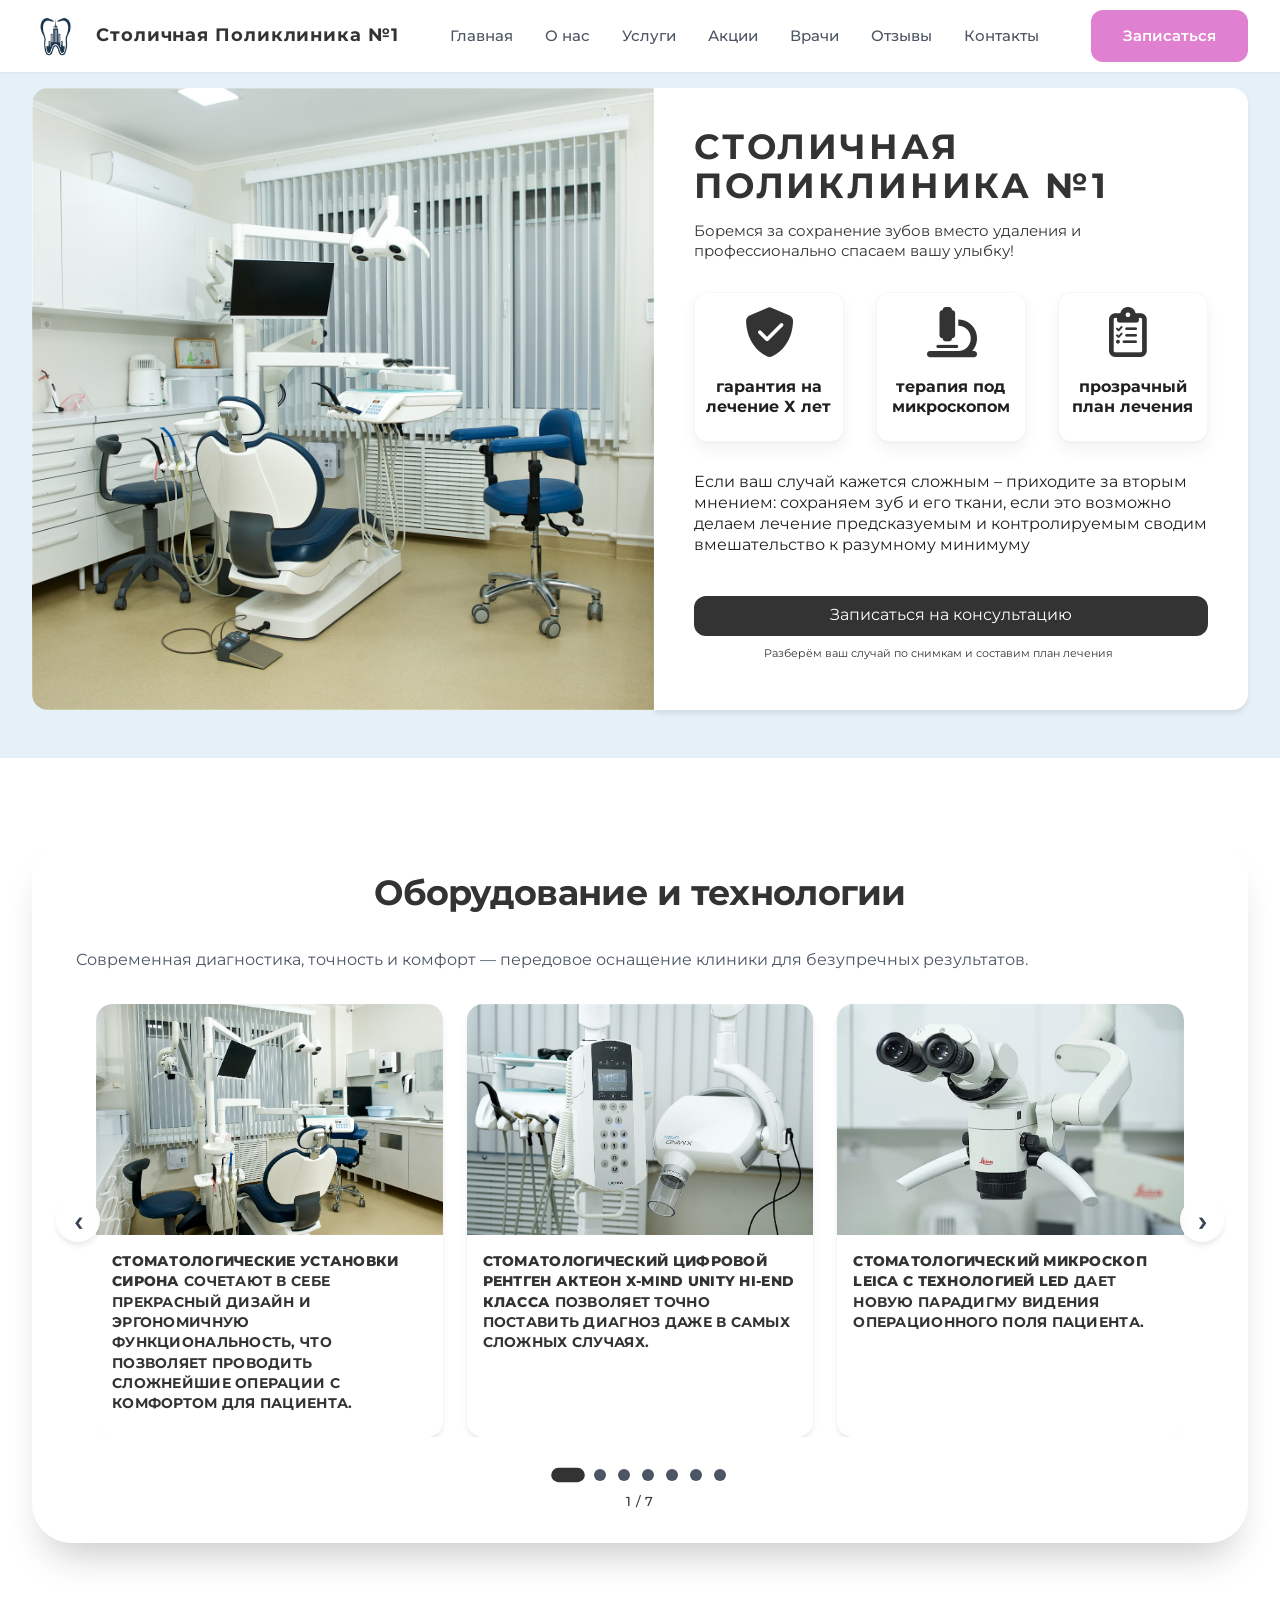
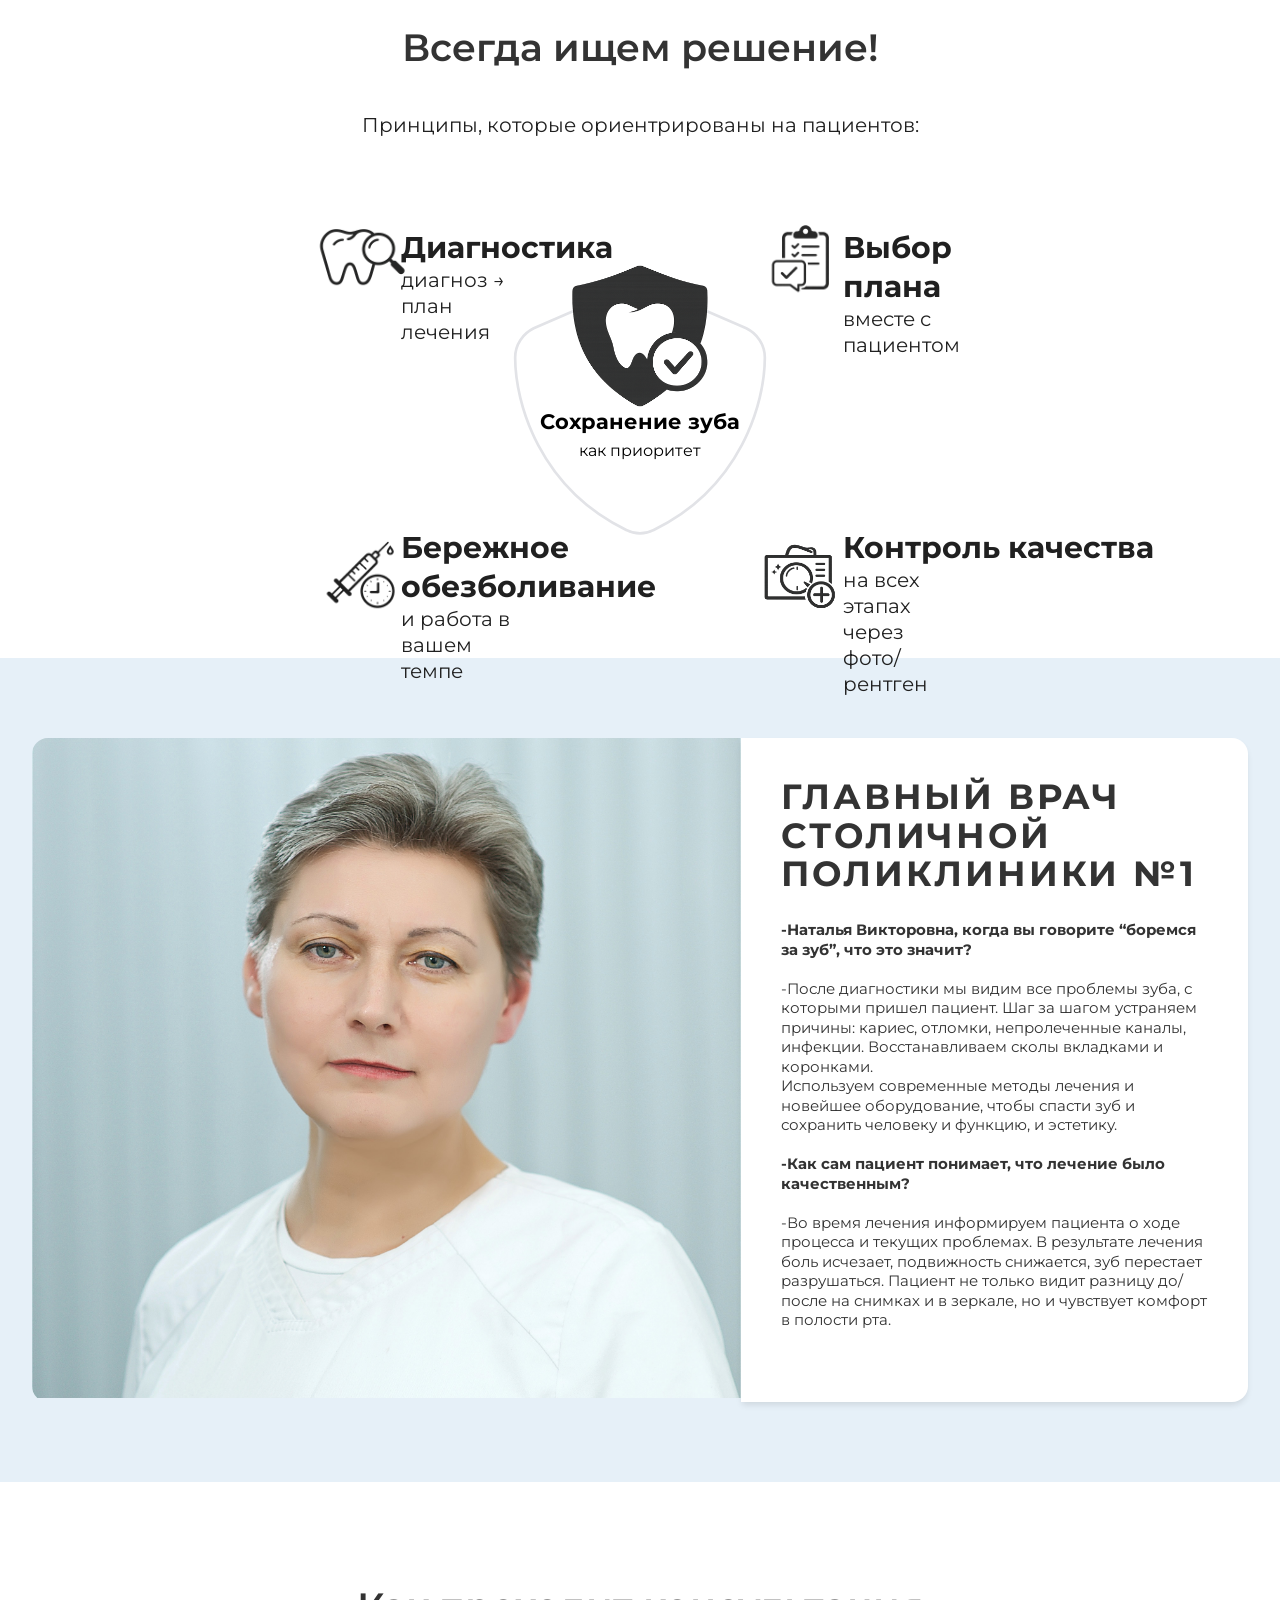
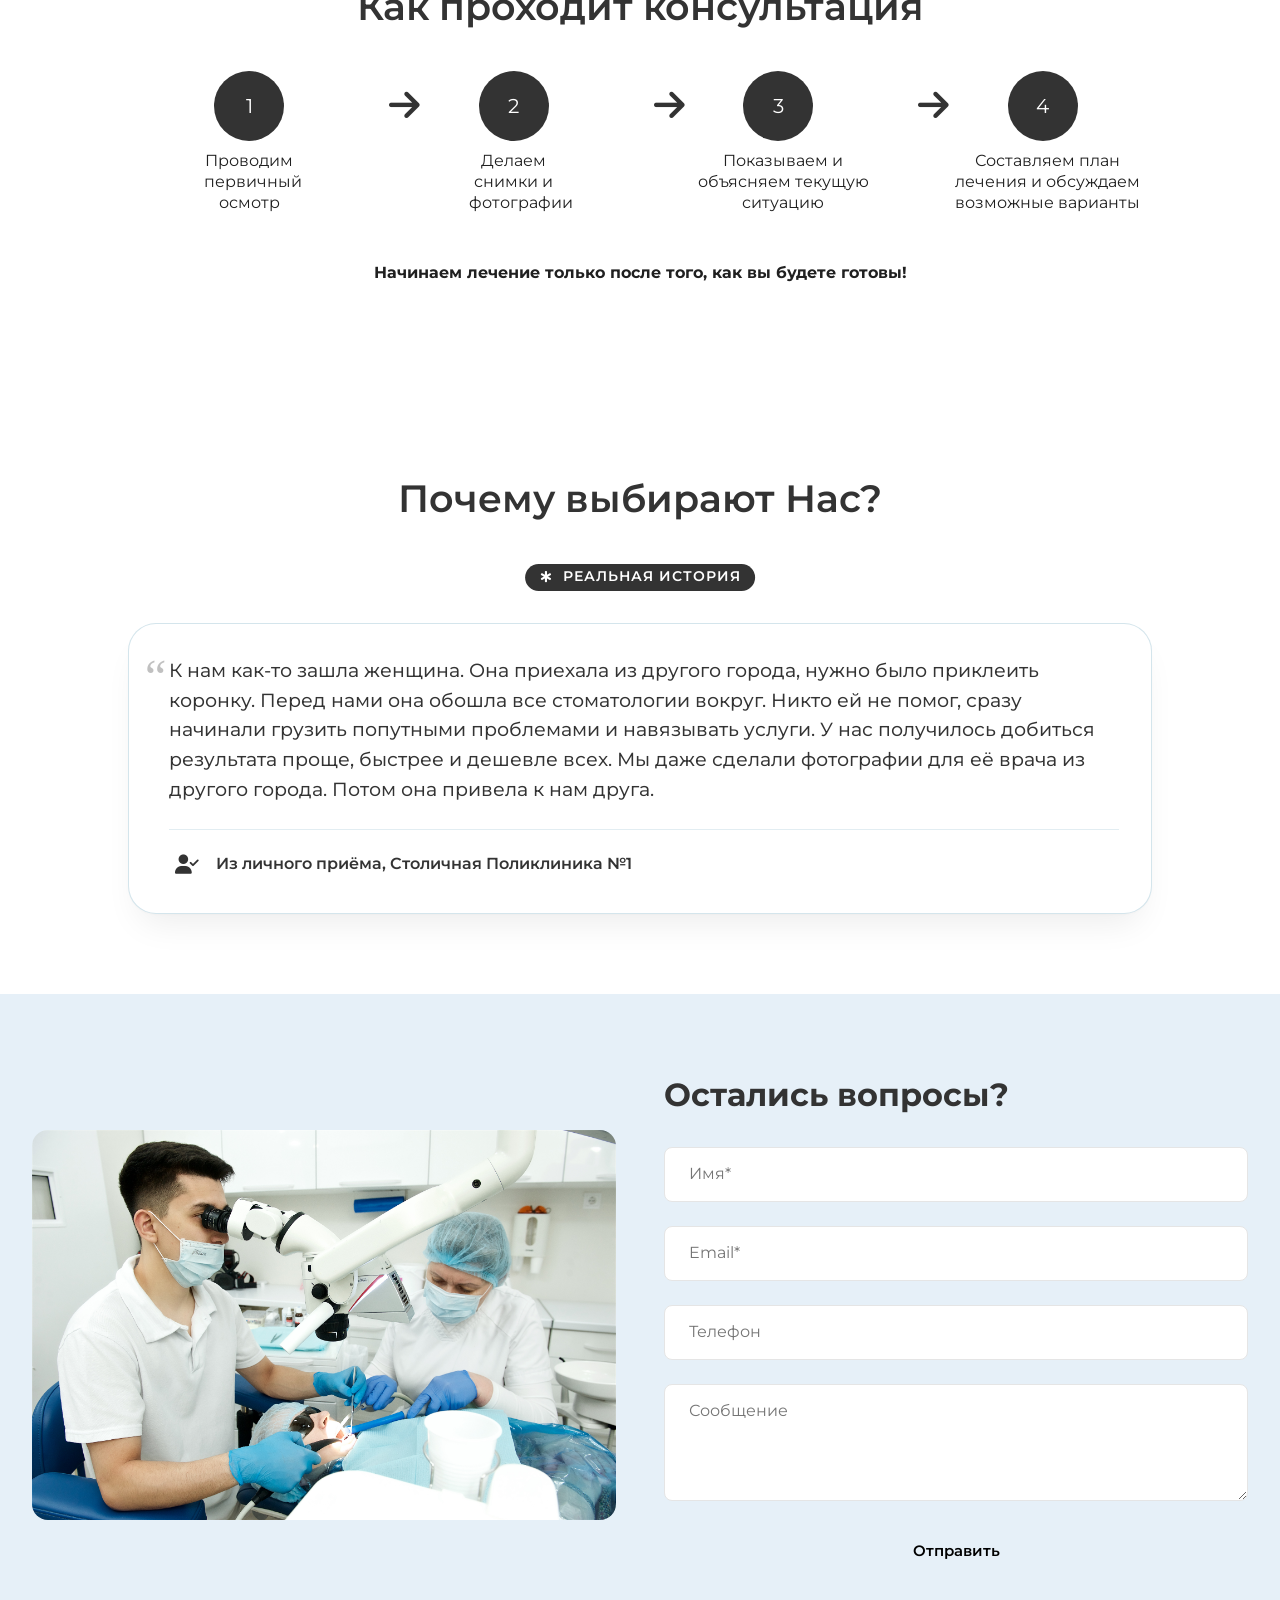
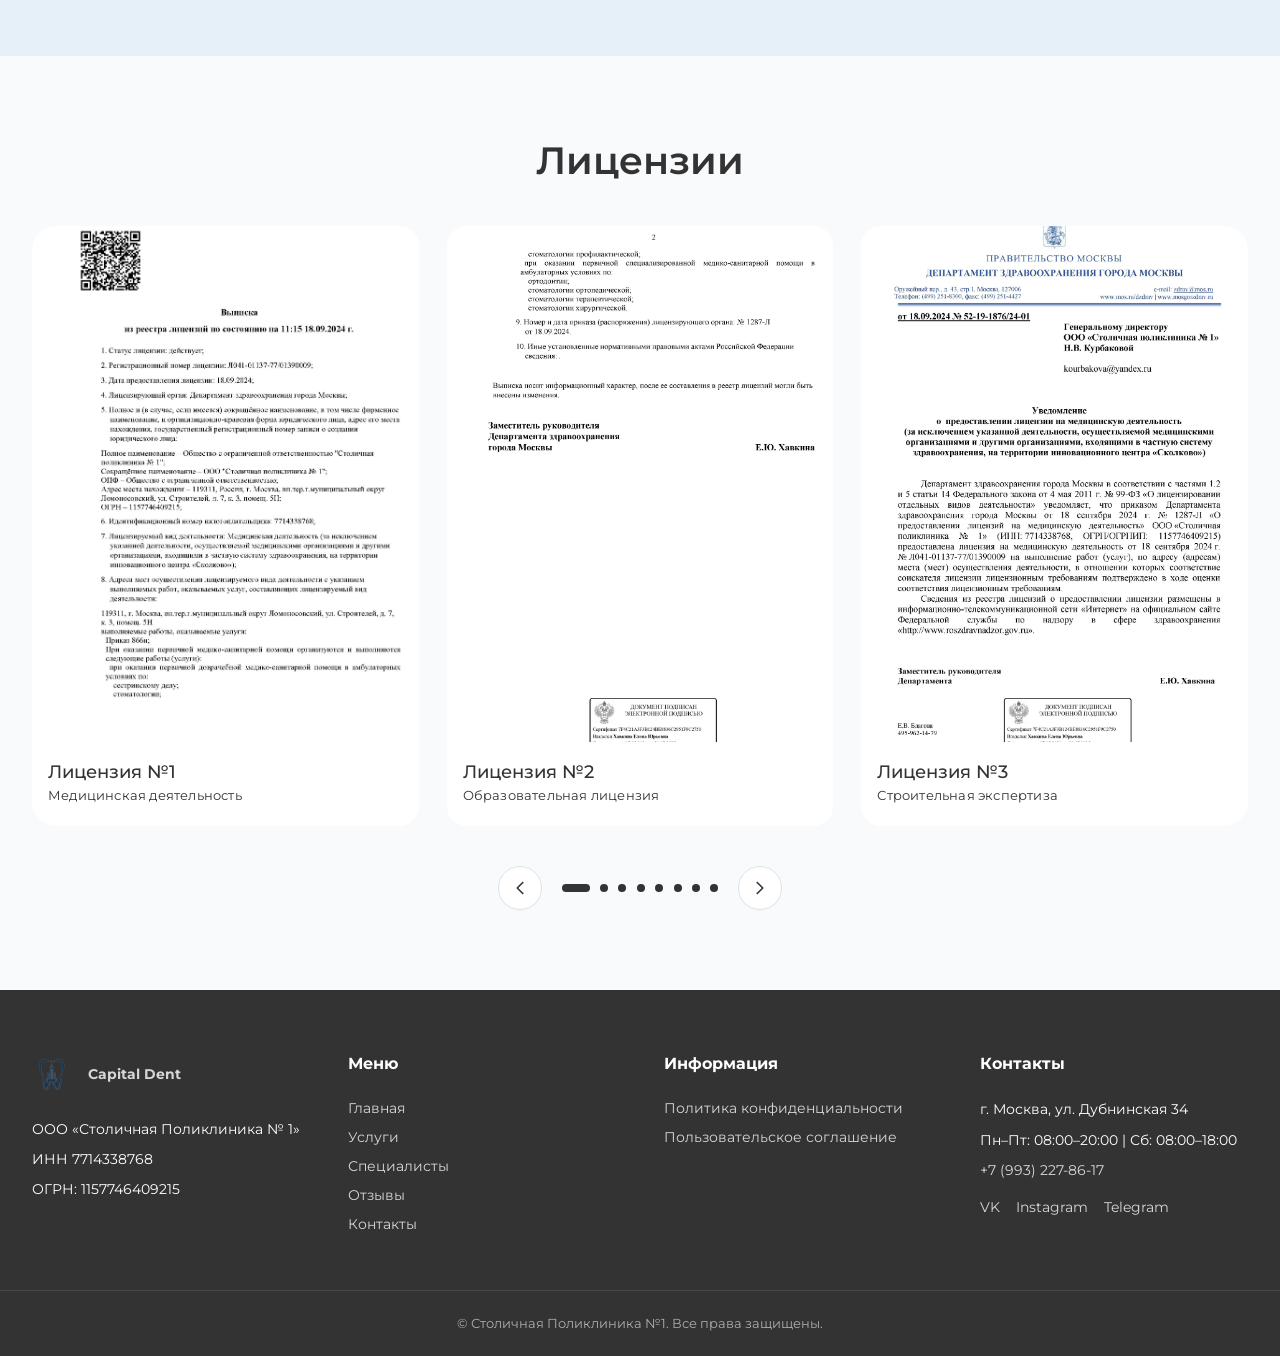
<file: about.html>
<!DOCTYPE html>
<html lang="en">

<head>
  <meta charset="UTF-8" />
  <meta name="viewport" content="width=device-width, initial-scale=1.0" />

  <link rel="shortcut icon" href="assets/images/Capital_Dent_logo.png" type="image/png" />
  <link rel="stylesheet" href="assets/css/libs/reset.css" />
  <link rel="preconnect" href="https://fonts.googleapis.com">
  <link rel="preconnect" href="https://fonts.gstatic.com" crossorigin>
  <link href="https://fonts.googleapis.com/css2?family=Montserrat:ital,wght@0,100..900;1,100..900&display=swap"
    rel="stylesheet">
  <link rel="stylesheet" href="assets/css/libs/swiper-bundle.min.css" />
  <link rel="stylesheet" href="assets/css/main.css" />
  <link rel="stylesheet" href="https://cdnjs.cloudflare.com/ajax/libs/font-awesome/6.5.1/css/all.min.css">
  <script src="https://www.google.com/recaptcha/api.js" async defer></script>
  <script src="https://code.jquery.com/jquery-3.6.0.min.js"></script>
  <title>Столичная Поликлиника №1 - О нас</title>
</head>

<main class="main">
<body>
  <!-- Header: фиксированный, бургер на мобильных -->
  <header class="header" id="header">
    <div class="container header__container">
      <a href="index.html" class="header__logo" aria-label="Capital Dent — на главную">
        <img src="img/Capital_Dent_logo.png" alt="Capital Dent" width="48" height="48">
        <div class="header__logo-text">
          <span class="header__logo-title">Столичная Поликлиника №1</span>
        </div>
      </a>
      <nav class="header__nav" aria-label="Основное меню">
	      <a href="index.html">Главная</a>
        <a href="#">О нас</a>
        <a href="index.html#services">Услуги</a>
        <a href="index.html#promo-3">Акции</a>
        <a href="index.html#specialists">Врачи</a>
        <a href="index.html#reviews">Отзывы</a>
        <a href="index.html#contacts">Контакты</a>   
      </nav>
      <button type="button" class="header__cta btn btn--primary" data-open-modal="booking" aria-label="Записаться на приём">
        Записаться
      </button>
      <button type="button" class="header__burger" id="burgerBtn" aria-label="Открыть меню" aria-expanded="false">
        <span></span><span></span><span></span>
      </button>
    </div>
    <div class="header__mobile" id="mobileMenu" aria-hidden="true">
      <nav class="header__mobile-nav">
        <a href="#about">О нас</a>
        <a href="#services">Услуги</a>
        <a href="#specialists">Врачи</a>
        <a href="#reviews">Отзывы</a>
        <a href="#contacts">Контакты</a>
      </nav>
      <button type="button" class="header__cta btn btn--primary" data-open-modal="booking">Записаться</button>
    </div>
  </header>
<!-- 
  <main class="main"> -->

<div class="page page-about">
      <!-- Hero как в макете: слева фото, справа белый блок с текстом -->
<section class="hero" id="hero">
  <div class="container hero__inner">
    <div class="hero__image">
      <img src="img/hero-slide1.jpg" alt="Современная стоматология">
    </div>
    <div class="hero__panel">
      <h1 class="about-hero__title">
        Столичная Поликлиника №1
      </h1>
      <p class="hero__text">
        Боремся за сохранение зубов вместо удаления и профессионально спасаем вашу улыбку!
      </p>
      <div class="matryce">
        <div class="matryc">
          <i class="fa-solid fa-shield" style="color: rgb(51, 51, 51);" id="matryc-icon">
            <i class="fa-solid fa-check" style="color: rgb(255, 255, 255);" id="matryc-i-1"></i>
          </i>
          <strong><p>гарантия на лечение Х лет</p></strong>
        </div>
        <div class="matryc">
          <i class="fa-solid fa-microscope" style="color: #333333;" id="matryc-icon"></i>
          <strong><p>терапия под микроскопом</p></strong>
        </div>
        <div class="matryc">
          <i class="fa-regular fa-clipboard" style="color: rgb(51, 51, 51);" id="matryc-icon">
            <i class="fa-solid fa-list-check" style="color: rgb(51, 51, 51);" id="matryc-i-2"></i>
          </i>
          <strong><p>прозрачный план лечения</p></strong>
        </div>
      </div>
        <p class="hero_text">
          Если ваш случай кажется сложным – приходите за вторым мнением:
          сохраняем зуб и его ткани, если это возможно
          делаем лечение предсказуемым и контролируемым
          сводим вмешательство к разумному минимуму
        </p>
      <button type="button" class="button__cta btn--primary" data-open-modal="booking">Записаться на консультацию</button>
      <p class="short-text">
        Разберём ваш случай по снимкам и составим план лечения
      </p>
    </div>
  </div>
</section>
  <section class="equipment py">
    <div class="container">
        <div class="equipment__inner">
            <h2 class="equipment__title">Оборудование и технологии</h2>
            <p class="equipment__text">Современная диагностика, точность и комфорт — передовое оснащение клиники для безупречных результатов.</p>

            <!-- Слайдер (карусель) -->
            <div class="slider-wrapper">
                <button class="slider-arrow arrow-left" aria-label="Предыдущий слайд">‹</button>
                <div class="slider-container">
                    <div class="slider-track" id="sliderTrack">
                        <article class="gallery_card">
                            <img class="gallery__pic pic" src="assets/images/A00_3618.jpg">
                            <h3 class="gallery_text"><strong>Стоматологические установки Сирона</strong> сочетают в себе прекрасный дизайн и эргономичную функциональность, что позволяет проводить сложнейшие операции с комфортом для пациента.</h3>
                        </article>

                        <article class="gallery_card">
                            <img class="gallery__pic pic" src="assets/images/рентген.jpg">
                            <h3 class="gallery_text"><strong>Стоматологический цифровой рентген Актеон X-mind Unity Hi-End класса</strong> позволяет точно поставить диагноз даже в самых сложных случаях.</h3>
                        </article>

                        <article class="gallery_card">
                            <img class="gallery__pic pic" src="assets/images/equipment-4.jpg">
                            <h3 class="gallery_text"><strong>Стоматологический микроскоп Leica с технологией LED</strong> дает новую парадигму видения операционного поля пациента.</h3>
                        </article>

                        <article class="gallery_card">
                            <img class="gallery__pic pic" src="assets/images/equipment-3.jpg">
                            <h3 class="gallery_text"><strong>Цифровой сканер Primescane Sirona</strong> помогает легко и быстро передавать изображения с максимальным комфортом для пациентов.</h3>
                        </article>

                        <article class="gallery_card">
                            <img class="gallery__pic pic" src="assets/images/equipment-1.jpg">
                            <h3 class="gallery_text"><strong>Новейший автоклав Еuronda E9 Next</strong> обеспечивает максимальную надежность и эффективность процессов стерилизации, гарантирует полную безопасность стоматологического лечения.</h3>
                        </article>

                        <article class="gallery_card">
                            <img class="gallery__pic pic" src="assets/images/equipment-2.jpg">
                            <h3 class="gallery_text"><strong>Зеркальный фотоаппарат Canon</strong> позволяет в мельчайших деталях передать цвет и форму зубов.</h3>
                        </article>

                        <article class="gallery_card">
                            <img class="gallery__pic pic" src="assets/images/A00_3783.jpg">
                            <h3 class="gallery_text"><strong>Высокоскоростной интраоральный сканер Medit I-700</strong> повышает мобильность, скорость и удобство лечения пациентов.</h3>
                        </article>

                        <article class="gallery_card">
                            <img class="gallery__pic pic" src="assets/images/equipment-6.jpg">
                            <h3 class="gallery_text"><strong>Система имплантатов DS PrimeTaper (Dentsply Sirona) Astra</strong> в сочетании с опытом наших специалистов обеспечивает потрясающие результаты в приживаемости и долгосрочной эксплуатации.</h3>
                        </article>

                        <article class="gallery_card">
                            <img class="gallery__pic pic" src="assets/images/A00_7023.jpg">
                            <h3 class="gallery_text"><strong>Профессиональная лампа для отбеливания Flash White Smile GmbH</strong> позволяет бережно осветлить зубы на 7-8 оттенков, не повреждая эмаль.</h3>
                        </article>

                    </div>
                </div>
                <button class="slider-arrow arrow-right" aria-label="Следующий слайд">›</button>
            </div>

            <!-- Пагинация (точки) -->
            <div class="slider-dots" id="sliderDots"></div>
            <div class="slider-counter" id="sliderCounter"></div>
        </div>
    </div>
</section>

  <section class="plan">
    <div class="container">
        <div class="plan__inner">
          <h2 class="plan__title">Всегда ищем решение!</h2>
          <p class="plan_under_title">Принципы, которые ориентрированы на пациентов:</p>
          <div class="shield">
            <div class="shield-img">
              <img src="assets/images/tooth-icon.png">
            </div>
            <svg width="300" height="300" viewBox="0 0 640 640" fill="none" xmlns="http://www.w3.org/2000/svg" class="shield-border">
            <path
              d="M320 90
                C330 90 350 95 370 105
                L520 170
                C540 180 555 200 555 225
                C555 310 510 470 345 550
                C330 558 310 558 295 550
                C130 470 85 310 85 225
                C85 200 100 180 120 170
                L270 105
                C290 95 310 90 320 90
                Z"
              stroke="#e2e3e7"
              stroke-width="5"
              fill="none"
              stroke-linejoin="round"
            />
            <!-- ТЕКСТ ВНУТРИ ЩИТА -->
            <text x="320" y="360" font-weight="bold" text-anchor="middle" fill="#000" class="shield-1-text">
              Сохранение зуба
            </text>

            <text x="320" y="410" text-anchor="middle" fill="#000" class="shield-2-text">
              как приоритет
            </text>
            </svg>
          </div>
          <div class="block-container">
            <div class="blocks">
              <div class="block" id="block-1">
                <img src="assets/images/иконка диагностики.png" alt="Иконка диагностики">
                <p><strong>Диагностика</strong></p>
                <p>диагноз → план лечения</p>
              </div>
              <div class="block" id="block-2">
                <img src="assets/images/Иконка_выбора_плана.png" alt="Иконка выбора плана">
                <p><strong>Выбор плана</strong></p>
                <p>вместе с пациентом</p>
              </div>
              <div class="block" id="block-3">
                <img src="assets/images/иконка шприца.png" alt="Иконка бережного обезболивания">
                <p><strong>Бережное обезболивание</strong></p>
                <p>и работа в вашем темпе</p>
              </div>
              <div class="block" id="block-4">
                <img src="assets/images/quality-control-icon.png" alt="Иконка контроля качества">
                <p><strong>Контроль качества</strong></p>
                <p>на всех этапах через фото/рентген</p>
              </div>
            </div>
          </div>
        </div>
    </div>
  </section>

  <section class="natalia py bg-light" id="natalia py bg-light">
    <div class="container hero__inner">
      <div class="hero__image">
        <img src="assets/images/Наталья Викторовна.jpg" alt="Современная стоматология">
      </div>
      <div class="hero__panel">
        <h1 class="about-hero__title">
          Главный врач Столичной Поликлиники №1
        </h1>
        <p class="natalia__text">
          <strong>-Наталья Викторовна, когда вы говорите “боремся за зуб”, что это значит?</strong><br><br>
          -После диагностики мы видим все проблемы зуба, с которыми пришел пациент.
          Шаг за шагом устраняем причины: кариес, отломки, непролеченные каналы, инфекции.
          Восстанавливаем сколы вкладками и коронками.<br>
          Используем современные методы лечения и новейшее оборудование, чтобы спасти зуб и сохранить человеку и функцию, и эстетику.<br><br>
          <strong>-Как сам пациент понимает, что лечение было качественным?</strong><br><br>
          -Во время лечения информируем пациента о  ходе процесса и текущих проблемах. 
          В результате лечения боль исчезает, подвижность снижается, зуб перестает разрушаться.
          Пациент не только видит разницу до/после на снимках и в зеркале, но и чувствует комфорт в полости рта.
        </p>
    </div>
  </section>

  <section class="stages py">
    <div class="container">
      <h2 class="stages__title">Как проходит консультация</h2>
      <div class="circles">
        <div class="circle-block" id="circle-block-1">
          <div class="circle">1</div>
          <p>Проводим первичный осмотр</p>
          <i class="fa-solid fa-arrow-right" style="color: rgb(51, 51, 51);" id="circle-arrow"></i>
        </div>
        <div class="circle-block" id="circle-block-2">
          <div class="circle">2</div>
          <p>Делаем снимки  и фотографии</p>
          <i class="fa-solid fa-arrow-right" style="color: rgb(51, 51, 51);" id="circle-arrow"></i>
        </div>
        <div class="circle-block" id="circle-block-3">
          <div class="circle">3</div>
          <p>Показываем и объясняем текущую ситуацию</p>
          <i class="fa-solid fa-arrow-right" style="color: rgb(51, 51, 51);" id="circle-arrow"></i>
        </div>
        <div class="circle-block" id="circle-block-4">
          <div class="circle">4</div>
          <p>Составляем план лечения и обсуждаем возможные варианты</p>
        </div>
      </div>
      <p class="stage-last-text"><strong>Начинаем лечение только после того, как вы будете готовы!</strong></p>
    </div>
  </section>

    <section class="story py">
      <h2>Почему выбирают Нас?</h2>
      <span class="section-tag"><i class="fas fa-star-of-life" style="font-size: 0.7rem; margin-right: 6px;"></i> Реальная история</span>
      <div class="testimonial-card">
          <blockquote>
              <p>
                  К нам как-то зашла женщина. Она приехала из другого города, нужно было приклеить коронку. 
                  Перед нами она обошла все стоматологии вокруг. Никто ей не помог, сразу начинали грузить 
                  попутными проблемами и навязывать услуги. У нас получилось добиться результата проще, быстрее 
                  и дешевле всех. Мы даже сделали фотографии для её врача из другого города. 
                  Потом она привела к нам друга.
              </p>
              <cite>
                  <i class="fas fa-user-check"></i> 
                  Из личного приёма, Столичная Поликлиника №1
              </cite>
          </blockquote>
      </div>
  </section>

  <!-- <section class="everyday-life py bg-light">
    <div class="container">
      <div class="everyday-life__inner">
        <h2 class="everyday-life__title">Наши будни</h2>
        <div class="everyday-life__gallery gallery">
          <div class="gallery__pic pic">
            <img class="gallery__img cover" src="assets/images/everyday-life-1.jpg" alt="">
          </div>
          <div class="gallery__pic pic">
            <img class="gallery__img cover" src="assets/images/everyday-life-2.jpg" alt="">
          </div>
          <div class="gallery__pic pic">
            <img class="gallery__img cover" src="assets/images/everyday-life-3.jpg" alt="">
          </div>
          <div class="gallery__pic pic">
            <img class="gallery__img cover" src="assets/images/everyday-life-4.jpg" alt="">
          </div>
          <div class="gallery__pic pic">
            <img class="gallery__img cover" src="assets/images/everyday-life-5.jpg" alt="">
          </div>
          <div class="gallery__pic pic">
            <img class="gallery__img cover" src="assets/images/everyday-life-6.jpg" alt="">
          </div>
        </div>
      </div>
    </div>
  </section> -->
    <!-- Форма обратной связи -->
  <section class="section feedback" id="feedback">
    <div class="container feedback__inner">
      <div class="feedback__image">
        <img src="img/feedback.jpg" alt="Администратор клиники">
      </div>
      <div class="feedback__form-wrap">
        <h2 class="section__title">Остались вопросы?</h2>
        <form class="form form--feedback" id="feedbackForm" method="post" action="#" novalidate>
          <input type="text" name="name" placeholder="Имя*" required autocomplete="name">
          <input type="email" name="email" placeholder="Email*" required autocomplete="email">
          <input type="tel" name="phone" placeholder="Телефон" autocomplete="tel">
          <textarea name="message" placeholder="Сообщение" rows="4"></textarea>
          <input type="text" name="website" class="form__hp" tabindex="-1" autocomplete="off" aria-hidden="true">
          <button type="submit" class="btn btn--success btn--lg">Отправить</button>
        </form>
        <div class="feedback__success" id="feedbackSuccess" hidden>
          <p>✅ Спасибо! Ваше сообщение отправлено. Мы свяжемся с вами в ближайшее время.</p>
        </div>
      </div>
    </div>
  </section>

  <section class="licenses py">
    <div class="container">
        <h2 class="licenses__title">Лицензии</h2>

        <!-- Слайдер: вся логика встроена, структура не нарушена -->
        <div class="slider-container-2">
            <div class="slider-track-2" id="sliderTrack-2">
                <!-- Карточки-заглушки будут добавлены через JS -->
            </div>
        </div>

        <div class="slider-nav-2">
            <div class="slider-btn-2" id="prevBtn-2">
                <svg viewBox="0 0 24 24" stroke-linecap="round" stroke-linejoin="round">
                    <polyline points="15 18 9 12 15 6"></polyline>
                </svg>
            </div>
            <div class="dots-2" id="dotsContainer-2"></div>
            <div class="slider-btn-2" id="nextBtn-2">
                <svg viewBox="0 0 24 24" stroke-linecap="round" stroke-linejoin="round">
                    <polyline points="9 18 15 12 9 6"></polyline>
                </svg>
            </div>
        </div>
    </div>
  </section>

  <!-- Модальное окно (превью при клике) -->
  <div id="modalOverlay-2" class="modal-overlay-2">
      <div class="modal-content-2" id="modalContent-2">
          <div class="modal-img-2" id="modalImgContainer-2">
              <!-- сюда динамически вставим увеличенную заглушку -->
          </div>
          <div class="modal-info-2">
              <h3 id="modalTitle-2"></h3>
              <p id="modalDesc-2"></p>
              <button class="close-modal-2" id="closeModalBtn-2">Закрыть</button>
          </div>
      </div>
  </div>

</main>

  <!-- Footer -->
  <footer class="footer">
    <div class="container footer__container">
      <div class="footer__col footer__col--logo">
        <a href="#" class="footer__logo">
          <img src="img/Capital_Dent_logo.png" alt="" width="40" height="40">
          <span>Capital Dent</span>
        </a>
        <div class="footer__company">
          <p>ООО «Столичная Поликлиника № 1»</p>
          <p>ИНН 7714338768</p>
          <p>ОГРН: 1157746409215</p>
        </div>
      </div>
      <div class="footer__col">
        <h3 class="footer__heading">Меню</h3>
        <ul>
          <li><a href="#hero">Главная</a></li>
          <li><a href="#services">Услуги</a></li>
          <li><a href="#specialists">Специалисты</a></li>
          <li><a href="#reviews">Отзывы</a></li>
          <li><a href="#contacts">Контакты</a></li>
        </ul>
      </div>
      <div class="footer__col">
        <h3 class="footer__heading">Информация</h3>
        <ul>
          <li><a href="#">Политика конфиденциальности</a></li>
          <li><a href="#">Пользовательское соглашение</a></li>
        </ul>
      </div>
      <div class="footer__col footer__col--contacts">
        <h3 class="footer__heading">Контакты</h3>
        <p>г. Москва, ул. Дубнинская 34</p>
        <p>Пн–Пт: 08:00–20:00 | Сб: 08:00–18:00</p>
        <p><a href="tel:+79932278617">+7 (993) 227-86-17</a></p>
        <div class="footer__social">
          <a href="#" aria-label="ВКонтакте">VK</a>
          <a href="#" aria-label="Instagram">Instagram</a>
          <a href="#" aria-label="Telegram">Telegram</a>
        </div>
      </div>
    </div>
    <div class="footer__bottom">
      <div class="container">
        <p class="footer__copy">© Столичная Поликлиника №1. Все права защищены.</p>
      </div>
    </div>
  </footer>

<div class="modal-overlay"></div>

<div class="modal modal-callback" id="modal-callback">
  <button class="modal__button-close">
    <img class="modal__button-close-icon" src="assets/images/x.svg" alt="">
  </button>
  <h2 class="modal__title">Оставить заявку</h2>
  <form class="modal-callback__form modal__form form" data-type="Заявка с сайта">
    <div class="form__fields">
      <div class="field">
        <input class="field__inp" type="text" name="name" placeholder="Имя*" required>
      </div>
      <div class="field">
        <input class="field__inp" type="email" name="email" placeholder="*Email*" required>
      </div>
      <div class="field">
        <input class="field__inp" type="text" name="phone" placeholder="*Телефон*" required>
      </div>
      <div class="field">
        <textarea class="field__txt" name="message" placeholder="Сообщение"></textarea>
      </div>
    </div>
    <div class="g-recaptcha" data-sitekey="ВАШ_КЛЮЧ_САЙТА"></div>
    <button class="form__btn btn" type="submit">Отправить</button>
  </form>
</div>

<div class="modal modal-review" id="modal-review">
  <button class="modal__button-close">
    <img class="modal__button-close-icon" src="assets/images/x.svg" alt="">
  </button>
  <h2 class="modal__title">Оставить заявку</h2>
  <form class="modal-review__form modal__form form" data-type="Отзыв">
    <div class="form__fields">
      <div class="field">
        <input class="field__inp" type="text" name="name" placeholder="Имя*" required>
      </div>
      <div class="field">
        <input class="field__inp" type="email" name="email" placeholder="*Email*" required>
      </div>
      <div class="field">
        <input class="field__inp" type="text" name="phone" placeholder="*Телефон*" required>
      </div>
      <div class="field">
        <textarea class="field__txt" name="message" placeholder="Отзыв"></textarea>
      </div>
    </div>
    <button class="form__btn btn" type="submit">Отправить</button>
  </form>
</div>

<div class="modal modal-complete" id="modal-complete">
  <img class="modal-complete__icon" src="assets/images/check.svg" alt="">
  <h3 class="modal-complete__title">Спасибо за заявку, скоро мы с вами свяжемся!</h3>
</div>

<div id='recaptcha' class="g-recaptcha" data-sitekey="6LeuYYgsAAAAAIqIWVikz-lgQGxyjFBUNHPX4lCR" data-callback="onSubmit"
  data-size="invisible"></div>



<script src="assets/js/libs/swiper-bundle.min.js"></script>
<script src="assets/js/main.js"></script>
</body>
</html>
</file>
<file: assets/css/main.css>
:root {
  --c-primary: #1b354c;
  --c-blue-50: #f0f7fb;
  --c-blue-300: #4393ee;
  --c-blue-400: #2b84eb;
  --c-blue-900: #022b51;
  --c-white: #fff;
  --c-black: #202020;
  --c-text: #7e7e7e;
  --radius: 24px;
  --transition: .2s;
  --color-white: #fff;
  --color-gray-50: #fafafa;
  --color-gray-100: #f5f5f5;
  --color-gray-200: #e5e5e5;
  --color-gray-300: #d1d5db;
  --color-gray-400: #9ca3af;
  --color-gray-500: #6b7280;
  --color-gray-600: #6b7280;
  --color-gray-700: #4b5563;
  --color-gray-800: #374151;
  --color-gray-900: #333333;
  /* Кнопки «Записаться» — розово-фиолетовый, без градиента */
  --color-primary: #E080D0;
  --color-primary-hover: #d06bc4;
  --color-success: #2e7d32;
  --color-blue-light: #E6F0F8;
  --color-blue-light-dark: #c8dce8;
  --color-blue-medium: #7dd3fc;
  --color-star: #FFD700;
  /* Акции: метка «АКЦИЯ» */
  --color-promo-green: #98D4BC;
  /* Отзывы: заголовок и кнопка «Оставить отзыв» */
  --color-reviews-title: #3F729B;
  --color-reviews-cta: #A8D0E6;
  --color-reviews-cta-hover: #8fc0dc;
  /* Мессенджеры в контактах */
  --color-telegram: #0088cc;
  --color-whatsapp: #25D366;

  --space-1: 8px;
  --space-2: 16px;
  --space-3: 24px;
  --space-4: 32px;
  --space-5: 40px;
  --space-6: 48px;
  --space-8: 64px;
  --space-10: 80px;

  --radius-sm: 8px;
  --radius-md: 12px;
  --radius-lg: 16px;
  --radius-full: 9999px;

  --shadow-sm: 0 1px 2px rgba(0, 0, 0, 0.05);
  --shadow-md: 0 4px 6px -1px rgba(0, 0, 0, 0.1);
  --shadow-lg: 0 10px 15px -3px rgba(0, 0, 0, 0.1);

  --font: 'Montserrat', -apple-system, BlinkMacSystemFont, 'Segoe UI', sans-serif;
  --transition: 0.2s ease;

  --card-shadow: 0 8px 20px rgba(0, 0, 0, 0.05), 0 2px 4px rgba(0, 0, 0, 0.02);
  --hover-shadow: 0 20px 30px -12px rgba(0, 0, 0, 0.15);
  --border-light: 1px solid rgba(0, 0, 0, 0.05);
  --bg-card: #ffffff;
  --accent-dark: #2c3e50;
  --overlay-bg: rgba(0, 0, 0, 0.85);
}

body {
  display: flex;
  flex-direction: column;
  min-height: 100vh;
  font-family: "Montserrat", sans-serif;
  color: var(--c-black);
}

main {
  flex-grow: 1;
}

section {
  overflow: hidden;
}

section.mb {
  margin-bottom: 100px;
}

section.py {
  padding: 80px 0;
}
/* 
.container {
  max-width: 1160px;
  padding: 0 24px;
  margin: 0 auto;
} */

.bg-light {
  background: var(--c-blue-50);
}

h1 {
  font-size: 34px;
  line-height: 1.1;
  text-transform: uppercase;
  color: var(--c-blue-900);
}

h2 {
  margin-bottom: 40px;
  text-align: center;
  font-size: 2.375rem;
  font-weight: 600;
  color: var(--color-gray-900);
}

.pic {
  overflow: hidden;
  position: relative;
}

.cover {
  position: absolute;
  top: 0;
  left: 0;
  width: 100%;
  height: 100%;
  object-fit: cover;
}

.btn {
  display: inline-flex;
  align-items: center;
  justify-content: center;
  gap: var(--space-1);
  padding: var(--space-2) var(--space-4);
  font-family: var(--font);
  font-size: 0.9375rem;
  font-weight: 600;
  border: none;
  border-radius: var(--radius-md);
  cursor: pointer;
  transition: background-color var(--transition), transform 0.1s;
  text-decoration: none;
}
  
.btn:hover {
  text-decoration: none;
}

.btn--primary {
  background: var(--color-primary);
  color: var(--color-white);
}

.btn--primary:hover {
  background: var(--color-primary-hover);
}

.services-grid {
  display: grid;
  grid-template-columns: repeat(4, 1fr);
  gap: 28px;
  width: 100%;
}

.service-card {
  overflow: hidden;
  display: flex;
  flex-direction: column;
  border-radius: 10px;
}

.service-card__pic {
  padding-top: 84.3%;
}



.service-card__content {
  flex-grow: 1;
  padding: 10px 15px;
  background: #dde1e4;
}

.service-card__title {
  font-size: 0.875rem;
  font-weight: 500;
  text-align: center;
  text-transform: uppercase;
}

.swiper-nav {
  display: flex;
  justify-content: center;
  align-items: center;
}

.swiper-nav-v1 {
  gap: 30px;
}

.swiper-nav-v2 {
  gap: 16px;
  margin-top: 40px;
}

.swiper-button {
  all: unset;
}

.swiper-nav-v1 .swiper-button {
  position: absolute;
  z-index: 100;
  top: 50%;
  translate: 0 -50%;
}

.swiper-button {
  cursor: pointer;
  display: flex;
  align-items: center;
  justify-content: center;
  min-width: 48px;
  width: 48px;
  height: 48px;
  border-radius: 50%;
  background: var(--c-white);
  box-shadow: 0 0 14px rgba(0, 0, 0, 0.1);
  transition: var(--transition);
}

.swiper-nav .swiper-button-disabled {
  opacity: 1;
}

.swiper-button::after {
  font-size: 20px;
  font-weight: 700;
  color: var(--c-blue-400);
}

.swiper-button.swiper-button-prev {
  left: -80px;
}

.swiper-button.swiper-button-next {
  right: -80px;
}

.swiper-nav-v2 .swiper-button {
  background: var(--c-blue-400);
}

.swiper-nav-v2 .swiper-button::after {
  color: var(--c-white);
}

.swiper-nav-v2 .swiper-button:hover {
  background: var(--c-blue-300);
}

.slider {
  position: relative;
  width: 100%;
}

.specialists-slider .swiper,
.reviews-slider .swiper {
  padding: 24px;
  margin-top: -24px;
  margin-left: -24px;
  margin-right: -24px;
}

.specialist-card {
  overflow: hidden;
  display: flex;
  flex-direction: column;
  border-radius: var(--radius);
  box-shadow: 0 0 16px rgba(0, 0, 0, 0.08);
  text-align: center;
}

.specialist-card__pic {
  padding-top: 100%;
}



.specialist-card__content {
  display: flex;
  flex-direction: column;
  align-items: center;
  flex-grow: 1;
  padding: 20px 15px;
  background: var(--c-white);
}

.specialist-card__title {
  margin-bottom: 10px;
  font-size: 1.25rem;
  font-weight: 600;
}

.specialist-card__text {
  margin-bottom: 15px;
  font-size: 1rem;
  color: var(--c-text);
}

.specialist-card__labels {
  display: flex;
  justify-content: center;
  flex-wrap: wrap;
  gap: 6px;
  margin-bottom: 20px;
}

.label {
  width: max-content;
  padding: 6px 12px;
  border-radius: 30px;
  background: #f0e9e4;
  font-size: 0.875rem;
  color: #00000077;
}

.label:nth-child(2n) {
  background: #e3f1fb;
}

.specialist-card__btn {
  width: 100%;
  margin-top: auto;
}

.review-card {
  display: flex;
  flex-direction: column;
  gap: 20px;
  padding: 30px;
  border-radius: 16px;
  border: 1px solid #e2e2e2;
  box-shadow: 0 0 16px rgba(0, 0, 0, 0.08);
  color: var(--c-text);
}

.review-card__content {
  position: relative;
}

.review-card__text {
  display: -webkit-box;
  -webkit-line-clamp: 4;
  -webkit-box-orient: vertical;
  overflow: hidden;
}

.review-card__text.active {
  -webkit-box-orient: unset;
  overflow: unset;
}

.review-card__more {
  position: absolute;
  bottom: 0;
  right: 0;
  display: none;
  margin-top: 6px;
  margin-left: auto;
  padding-left: 60px;
  background: linear-gradient(90deg, rgba(255, 255, 255, 0) 0%, rgba(255, 255, 255, 1) 42%);
  transition: color var(--transition);
  color: var(--c-text);
}

.review-card__more.active {
  position: relative;
  padding-left: 0;
}

.review-card__content.collapsed .review-card__more {
  display: block;
}

.review-card__more:hover {
  color: var(--c-black);
}

.review-card__bottom {
  display: flex;
  align-items: center;
  justify-content: space-between;
  gap: 15px;
}



.review-card__rate {
  display: flex;
  align-items: center;
  gap: 8px;
}

.review-card__date {
  font-weight: 500;
  color: #ffc107;
}



.stars {
  display: flex;
  gap: 2px;
}

.stars__item {
  min-width: 14px;
  width: 14px;
  height: 14px;
}

.stars__item.grayscale {
  filter: grayscale(1);
}

.side-overlay {
  pointer-events: none;
  position: absolute;
  z-index: 10;
  top: 0;
  width: 30%;
  height: 100%;
  background: var(--c-white);
  opacity: .8;
}

.left {
  left: 0;
  background: linear-gradient(270deg, rgba(255, 255, 255, 0) 0%, rgba(255, 255, 255, 1) 100%);
}

.right {
  right: 0;
  background: linear-gradient(90deg, rgba(255, 255, 255, 0) 0%, rgba(255, 255, 255, 1) 100%);
}

.form {
  width: 100%;
}

.form__fields {
  display: flex;
  flex-direction: column;
  gap: 15px;
  width: 100%;
}



.field__inp {
  width: 100%;
  height: 44px;
  padding: 0 16px;
  transition: var(--transition);
  border-radius: 8px;
  border: 1px solid #9e9e9e;
  background: var(--c-white);
}

.field__inp:focus {
  border-color: var(--c-blue-400);
}

.field__inp::placeholder {
  color: var(--c-text);
  opacity: .6;
}

.field__txt {
  width: 100%;
  height: 150px;
  padding: 14px 16px;
  margin-top: 16px;
  transition: var(--transition);
  border-radius: 8px;
  border: 1px solid #9e9e9e;
  background: var(--c-white);
  resize: none;
}

.field__txt:focus {
  border-color: var(--c-blue-400);
}

.field__txt::placeholder {
  color: var(--c-text);
  opacity: .6;
}

.field__label {
  margin-bottom: 10px;
  color: var(--c-text);
}

.form__btn {
  width: 100%;
  margin-top: 16px;
}

.socials {
  display: flex;
  gap: 10px;
}



.social-link__icon {
  width: 30px;
  height: 30px;
  fill: var(--c-blue-900);
  transition: var(--transition);
}

.social-link:hover .social-link__icon {
  fill: var(--c-blue-400);
}

  .container {
    width: 100%;
    max-width: 1500px;
    margin: 0 auto;
    padding: 0 var(--space-3);
  }
  
  @media (min-width: 768px) {
    .container {
      padding: 0 var(--space-4);
    }
  }
  
  /* ----- Header ----- */
  .header {
    position: fixed;
    top: 0;
    left: 0;
    right: 0;
    z-index: 1000;
    background: var(--color-white);
    box-shadow: var(--shadow-sm);
  }
  
  .header__container {
    display: flex;
    align-items: center;
    justify-content: space-between;
    gap: var(--space-3);
    min-height: 72px;
  }
  
  .header__logo {
    display: flex;
    align-items: center;
    gap: var(--space-2);
    text-decoration: none;
  }
  
  .header__logo:hover {
    text-decoration: none;
  }
  
  .header__logo img {
    width: 48px;
    height: 48px;
  }
  
  .header__logo-title {
    font-size: 1.125rem;
    font-weight: 700;
    color: var(--color-gray-900);
    letter-spacing: 0.05em;
  }
  
  .header__nav {
    display: none;
    gap: var(--space-4);
  }
  
  .header__nav a {
    font-size: 0.9375rem;
    font-weight: 500;
    color: var(--color-gray-700);
  }
  
  .header__nav a:hover {
    color: var(--color-primary);
    text-decoration: none;
  }
  
  .header__cta {
    display: none;
  }
  
  .header__burger {
    display: flex;
    flex-direction: column;
    justify-content: center;
    gap: 5px;
    width: 44px;
    height: 44px;
    padding: 0;
    border: none;
    background: transparent;
    cursor: pointer;
  }
  
  .header__burger span {
    display: block;
    width: 24px;
    height: 2px;
    background: var(--color-gray-800);
    transition: var(--transition);
  }
  
  .header__burger[aria-expanded="true"] span:nth-child(1) {
    transform: translateY(7px) rotate(45deg);
  }
  
  .header__burger[aria-expanded="true"] span:nth-child(2) {
    opacity: 0;
  }
  
  .header__burger[aria-expanded="true"] span:nth-child(3) {
    transform: translateY(-7px) rotate(-45deg);
  }
  
  .header__mobile {
    position: fixed;
    top: 72px;
    left: 0;
    right: 0;
    bottom: 0;
    background: var(--color-white);
    padding: var(--space-6);
    display: flex;
    flex-direction: column;
    gap: var(--space-4);
    transform: translateX(100%);
    transition: transform 0.3s ease;
    overflow-y: auto;
    z-index: 999;
  }
  
  .header__mobile.is-open {
    transform: translateX(0);
  }
  
  .header__mobile-nav {
    display: flex;
    flex-direction: column;
    gap: var(--space-2);
  }
  
  .header__mobile-nav a {
    font-size: 1.125rem;
    font-weight: 500;
    padding: var(--space-2) 0;
  }
  
  @media (min-width: 1024px) {
    .header__nav {
      display: flex;
    }
  
    .header__cta {
      display: inline-flex;
    }
  
    .header__burger {
      display: none;
    }
  
    .header__mobile {
      display: none;
    }
  }

  .section {
    padding: var(--space-8) 0;
  }
  
  .section__title {
    margin: 0 0 var(--space-6);
    font-size: clamp(1.5rem, 4vw, 2rem);
    font-weight: 700;
    text-align: center;
  }
  
  @media (min-width: 768px) {
    .section {
      padding: var(--space-10) 0;
    }
  }
  
  /* ----- Hero как в макете: слева фото, справа белый блок ----- */
.hero {
  padding-top: 88px;
  padding-bottom: var(--space-6);
  background: var(--color-blue-light);
}

.hero__inner {
  display: grid;
  gap: 0;
  align-items: stretch;
  min-height: 380px;
  grid-template-columns: 1.4fr 1fr;
}
  
.hero__image {
  border-radius: var(--radius-lg) 0 0 var(--radius-lg);
  overflow: hidden;
}
  
.hero__image img {
  width: 100%;
  height: 100%;
  max-height: 660px;
  object-fit: cover;
}
  
.hero__panel {
  background: var(--color-white);
  border-radius: 0 var(--radius-lg) var(--radius-lg) 0;
  box-shadow: var(--shadow-md);
  padding: var(--space-5);
  display: flex;
  flex-direction: column;
}
  
.about-hero__title {
  margin: 0 0 var(--space-2);
  font-size: clamp(1.8rem, 3vw, 2.2rem);
  font-weight: 700;
  letter-spacing: 0.08em;
  color: var(--color-gray-900);
}
  
  .hero__text {
    margin: 0 0 var(--space-4);
    font-size: 0.9375rem;
    color: var(--color-gray-900);
  }
.matryce {
  display: grid;
  grid-template-columns: repeat(3, 1fr);
  gap: var(--space-4);

}
.matryc {
  width: 150px;
  height: 150px;
  background: #fff;
  border-radius: 14px;
  border: 1.2px solid rgba(0,0,0,0.03);
  box-shadow: 
  0 1px 2px rgba(0,0,0,0.04),
  0 8px 16px rgba(0,0,0,0.05);
  font-size: 8px;
  font: var(--font);
  cursor: pointer;

  display: flex;
  text-align: center;
  align-items: center;

  padding-top: 60px;

  transition: transform var(--transition), box-shadow var(--transition);   
}

.matryc:hover {
  transform: translateY(-4px);
  box-shadow: var(--shadow-lg);
}
#matryc-icon{
  position: absolute;
  font-size: 50px;
  margin-bottom: 130px;
  margin-left: 50px;
  display: flex;
  align-items: center;
  justify-items: center;
}
#matryc-i-1 {
  font-size: 29px;
  position: absolute;
  margin-left: 13px;
}
#matryc-i-2 {
  font-size: 21px;
  position: absolute;
  margin-left: 7px;
  margin-top: 7px;
}
.hero_text {
  margin-top: 30px;
}

.short-text {
  font-size: 11px;
  color: var(--color-gray-900);
  margin-left: 70px;
  margin-top: 10px;
}
.button__cta {
  border-radius: var(--radius-md);
  height: 40px;
  margin-top: 40px;
  background-color: var(--color-gray-900);
}
.button__cta:hover {
  background-color: #231e25;
}

@media (min-width: 320px) and (max-width: 360px) {
  .matryce {
    grid-template-columns: repeat(2, 1fr);
  }
  .matryc {
    width: 100px;
    height: 100px;
    font-size: 7.5px;
  }
  .matryc:nth-child(3) {
    width: 100px;
    height: 100px;
    /* grid-column: span 2; */
    grid-column: 1 / -1;   /* занимает всю строку */
    justify-self: center; 
  }
  #matryc-icon {
    font-size: 35px;
    margin-bottom: 90px;
    margin-left: 35px;
  }
  #matryc-i-1 {
    font-size: 20px;
    margin-left: 10px;
  }
  #matryc-i-2 {
    font-size: 13px;
  }
  .short-text {
    font-size: 9px;
    margin-left: -20px;
    white-space: nowrap;
  }
  .button__cta {
    font-size: 12px;
  }
}
@media (min-width: 361px) and (max-width: 389px) {
  .matryce {
    grid-template-columns: repeat(2, 1fr);
  }
  .matryc {
    width: 130px;
    height: 130px;
    font-size: 10px;
  }
  .matryc:nth-child(3) {
    width: 130px;
    height: 130px;
    /* grid-column: span 2; */
    grid-column: 1 / -1;   /* занимает всю строку */
    justify-self: center; 
  }
  #matryc-icon {
    font-size: 45spx;
    margin-bottom: 100px;
    margin-left: 42px;
  }
  #matryc-i-1 {
    font-size: 30px;
    margin-left: 13px;
  }
  #matryc-i-2 {
    font-size: 20px;
  }
  .short-text {
    font-size: 9px;
    margin-left: -20px;
    white-space: nowrap;
  }
  .button__cta {
    font-size: 12px;
  }
}
@media (min-width: 390px) and (max-width: 428px) {
  .matryce {
    grid-template-columns: repeat(2, 1fr);
  }
  .matryc {
    width: 130px;
    height: 130px;
    font-size: 11px;
  }
  .matryc:nth-child(3) {
    width: 130px;
    height: 130px;
    /* grid-column: span 2; */
    grid-column: 1 / -1;   /* занимает всю строку */
    justify-self: center; 
    align-items: center;
  }
  #matryc-icon {
    margin-bottom: 100px;
    margin-left: 42px;
  }
  #matryc-i-1 {
    font-size: 30px;
    margin-left: 13px;
  }
  #matryc-i-2 {
    font-size: 20px;
  }
  .short-text {
    font-size: 9px;
    margin-left: 10px;
    white-space: nowrap;
  }
  .button__cta {
    font-size: 12px;
  }
}
@media (min-width: 429px) and (max-width: 450px) {
  .matryce {
    grid-template-columns: repeat(2, 1fr);
  }
  .matryc {
    /* width: 130px;
    height: 130px; */
    font-size: 11px;
  }
  .matryc:nth-child(3) {
    width: 150px;
    height: 150px;
    /* grid-column: span 2; */
    grid-column: 1 / -1;   /* занимает всю строку */
    justify-self: center; 
    align-items: center;
  }
  #matryc-icon {
    margin-bottom: 100px;
    margin-left: 52px;
  }
  #matryc-i-1 {
    font-size: 30px;
    margin-left: 13px;
  }
  #matryc-i-2 {
    font-size: 20px;
  }
  .short-text {
    font-size: 9px;
    margin-left: 10px;
    white-space: nowrap;
  }
  .button__cta {
    font-size: 12px;
  }
}
@media (min-width: 451px) and (max-width: 570px) {
    .matryce {
    grid-template-columns: repeat(2, 1fr);
  }
  .matryc {
    /* width: 130px;
    height: 130px; */
    font-size: 11px;
  }
  .matryc:nth-child(3) {
    width: 150px;
    height: 150px;
    /* grid-column: span 2; */
    grid-column: 1 / -1;   /* занимает всю строку */
    justify-self: center; 
    align-items: center;
  }
}
/* ----- Блок о оборудовании и технологиях в Capital Dent ----- */

/* .gallery_text {
  margin: var(--space-2) var(--space-2) var(--space-3);
  font-size: 0.875rem;
  font-weight: 700;
  color: var(--color-gray-900);
  text-transform: uppercase;
  letter-spacing: 0.02em;
  text-align: left;
}
.gallery_card {
  background: var(--color-white);
  border-radius: var(--radius-lg);
  box-shadow: var(--shadow-md);
  overflow: hidden;
  transition: transform var(--transition), box-shadow var(--transition);
}

.gallery_card:hover {
  transform: translateY(-4px);
  box-shadow: var(--shadow-lg);
}
@media (max-width: 786px) {
  .gallery_text {
    font-weight: 600;
    font-size: 0.800rem;
    text-transform: lowercase;
    margin: var(--space-2) 10px var(--space-3);
  }
} */
/* ----- Блок с планом, который показывает приоритеты Capital Dent -----*/

.plann__inner {
  width: 90%;
  margin-left: 5%;
  margin-right: 5%;
}
.plan_under_title {
  text-align: center;
  font-size: 20px;
}
.shield-border {
  width: 340px;
  height: 340px;
  margin: 100px auto 80px auto; /* центр по горизонтали */
  display: block;
}
.shield-1-text {
  font-size: 40px;
  color: #333333;
}
.shield-2-text {
  font-size: 30px;
}
.shield-img {
  width: 260px;
  height: 250px;
  position: absolute;
  left: 50%;
  transform: translateX(-50%);
  margin-top: -80px;
}

.blocks {
  position: absolute;
  display: grid;
  grid-template-columns: repeat(2, minmax(0, 1fr));
  left: 56%;
  transform: translateX(-56%);
  gap: 170px 320px;
  margin-top: -430px;
}
.block img {
  width: 120px;
  height: 120px;
  position: absolute;
  margin-top: -30px;
  margin-left: -100px;
}
.block p strong {
  font-size: 30px;
}
.block p {
  font-size: 20px;
}
#block-4 img {
  width: 130px;
  height: 190px;
  margin-left: -110px;
  margin-top: -45px;
}
#block-4 p strong {
  white-space: nowrap;
}
#block-3 img {
  margin-top: -10px;
}
#block-2 img {
  margin-top: -25px;
}
@media (max-width: 786px) {
  .block-container {
    width: 100%;
    height: 100%;
    display: flex;
    align-items: center;
    margin: 0;
  }
  .blocks {
    position: relative;
    grid-template-columns: repeat(1, 1fr);
    gap: 150px;
    margin-top: 70px;
    margin-bottom: 30px;
  }
  .block p {
    display: flex;
    flex-direction: column;
    max-width: 130px;
    text-align: center;
  }
  .block p strong {
    font-size: 25px;
    display: grid;
    grid-template-columns: repeat(1, 1fr);
  }
  #block-4 p strong {
    white-space: wrap;
  }
  .shield-img {
    width: 240px;
    height: 220px;
    margin-top: -53px;
  }
  .shield-border {
    margin-top: 30px;
    width: 350px;
    height: 350px;
  }
  #block-1 p strong {
    margin-left: -25px;
  }
  #block-3 p strong {
    margin-left: -40px;
  }
  #block-1 img {
    margin-left: 10px;
    margin-top: -90px;
  }
  #block-2 img {
    margin-left: 5px;
    margin-top: -90px;
  }
  #block-3 img {
    margin-left: 10px;
    margin-top: -90px;
  }
  #block-4 img {
    margin-left: 0px;
    margin-top: -120px;
  }
}


/* ----- Блок с глав.врачом(создателем Capital Dent) -----*/

.natalia {
  padding-top: 88px;
  padding-bottom: var(--space-1);
  background: var(--color-blue-light);
}

.natalia__inner {
  display: grid;
  gap: 0;
  align-items: stretch;
  min-height: 380px;
  grid-template-columns: 1fr 1fr;
}

.hero__image {
  border-radius: var(--radius-lg) 0 0 var(--radius-lg);
  overflow: hidden;
  height: 100%;
}

.hero__image img {
  width: 100%;
  height: 100%;
  object-fit: cover; /* картинка заполнит всю область */
  object-position: center 15%; /* смести фокус, если главное лицо/объект вверху/внизу */
  display: block;
}
.hero__panel {
  background: var(--color-white);
  border-radius: 0 var(--radius-lg) var(--radius-lg) 0;
  box-shadow: var(--shadow-md);
  padding: var(--space-5);
  display: flex;
  flex-direction: column;
}

.about-hero__title {
  margin: 0 0 var(--space-2);
  font-size: clamp(1.8rem, 3vw, 2.2rem);
  font-weight: 700;
  letter-spacing: 0.08em;
  color: var(--color-gray-900);
}

.natalia__text {
  margin: 10px 0 var(--space-4);
  font-size: 0.9375rem;
  color: var(--color-gray-900);
}

/* ----- Блок о консультации -----*/

.circles {
  display: grid;
  grid-template-columns: repeat(4, minmax(0, 1fr));
  gap: var(--space-3);
  margin-left: 15%;
}

.circle {
  width: 70px;
  height: 70px;
  border-radius: var(--radius-full);
  background-color: var(--color-gray-900);
  color: var(--color-white);

  display: flex;
  align-items: center;
  justify-content: center;
  font: var(--font);
  font-size: 20px;
}
.circle-block p {
  display: flex;
  flex-direction: column;
  text-align: center;
  max-width: 90px;
  margin-left: -10px;
  margin-top: 10px;
}
#circle-block-4 p {
  max-width: 200px;
  margin-left: -60px;
}
#circle-block-3 p {
  max-width: 180px;
  margin-left: -50px;
}

.stages-text {
  position: absolute;
  display: grid;
  grid-template-columns: repeat(4, minmax(0, 1fr));
  margin-left: 130px;
  margin-top: 50px;
  color: #333333;
}
.stages__title {
  margin-top: 20px;
}

.stage-text {
  display: flex;
  flex-direction: column;
  align-items: center;
  text-align: center;
  justify-content: center;
  max-width: 130px;
}
.stage-text p {
  font-size: 11px;
}
.stage-last-text {
  font-size: 16px;
  text-align: center;
  margin-bottom: 30px;
  margin-top: 50px;
}
#circle-arrow {
  position: absolute;
  font-size: 35px;
  margin-left: 175px;
  margin-top: -125px;
}

@media (max-width: 786px) {
  .circles {
    grid-template-columns: repeat(1, 1fr);
    gap: 100px;
    width: 100%;
    margin-left: 40%;
    margin-right: 40%;
  }
  #circle-arrow {
    transform: rotate(90deg);
    margin-left: 20px;
    margin-top: 30px;
  }
}

  /* ----- Форма обратной связи ----- */
  .feedback {
    background: var(--color-blue-light);
  }
  
  .feedback__inner {
    display: grid;
    gap: var(--space-6);
    align-items: center;
  }
  
  .feedback__image img {
    border-radius: var(--radius-lg);
  }
  
  .feedback__form-wrap .section__title {
    text-align: left;
    margin-bottom: var(--space-4);
  }
  
  .form {
    display: flex;
    flex-direction: column;
    gap: var(--space-3);
  }
  
  .form input[type="text"],
  .form input[type="email"],
  .form input[type="tel"],
  .form textarea {
    width: 100%;
    padding: var(--space-2) var(--space-3);
    font-family: var(--font);
    font-size: 1rem;
    background: var(--color-white);
    border: 1px solid var(--color-gray-200);
    border-radius: var(--radius-sm);
    transition: border-color var(--transition);
  }
  
  .form input:focus,
  .form textarea:focus {
    outline: none;
    border-color: var(--color-primary);
  }
  
  .form textarea {
    resize: vertical;
  }
  
  .form__hp {
    position: absolute;
    left: -9999px;
    opacity: 0;
  }
  
  .feedback__success {
    padding: var(--space-4);
    background: var(--color-success);
    color: var(--color-white);
    border-radius: var(--radius-md);
    text-align: center;
  }
  
  @media (min-width: 768px) {
    .feedback__inner {
      grid-template-columns: 1fr 1fr;
    }
  }


/* Блок реальной истории (цитата) */
.testimonial-card {
    background: #ffffff;
    border-radius: 28px;
    width: 80%;
    box-shadow: 0 20px 35px -12px rgba(0, 0, 0, 0.08), 0 1px 2px rgba(0,0,0,0.02);
    padding: 2rem 2rem 2rem 2.5rem;
    margin-left: 10%;
    margin-right: 10%;
    transition: transform 0.2s ease, box-shadow 0.2s;
    border: 1px solid rgba(44, 125, 160, 0.2);
    position: relative;
}
.testimonial-card:hover {
    transform: translateY(-4px);
    box-shadow: 0 28px 40px -16px rgba(0, 0, 0, 0.12);
}
.testimonial-card blockquote {
    margin: 0;
}
.testimonial-card blockquote p {
    font-size: 1.2rem;
    line-height: 1.55;
    color: #333333;
    margin-bottom: 1.5rem;
    font-weight: 450;
    quotes: "“" "”" "‘" "’";
}
.testimonial-card blockquote p::before {
    content: "“";
    font-size: 3rem;
    font-family: serif;
    color: #333333;
    opacity: 0.3;
    position: absolute;
    left: 1rem;
    top: 1rem;
}
.testimonial-card cite {
    font-style: normal;
    font-weight: 600;
    color: white;
    display: flex;
    align-items: center;
    gap: 10px;
    border-top: 1px solid #e2edf2;
    padding-top: 1.2rem;
    margin-top: 0.5rem;
}
.testimonial-card cite {
  color: #333333;
}
.testimonial-card cite i {
    font-size: 1.2rem;
    background: white;
    padding: 0.4rem;
    border-radius: 50%;
}
.section-tag {
    display: inline-block;
    font-size: 0.85rem;
    font-weight: 600;
    text-transform: uppercase;
    letter-spacing: 1px;
    color: white;
    background: #333333;
    padding: 0.3rem 0.9rem;
    border-radius: 40px;
    margin-bottom: 2rem;
    margin-left: 50%;
    transform: translateX(-50%);
}


.banners__slider {
  overflow: hidden;
  border-radius: var(--radius);
}

.banner {
  padding-top: 44%;
}

.swiper-pagination-bullet-active {
  background: var(--color-gray-900);
}

.specialists {
  position: relative;
}

.reviews {
  position: relative;
}

.callback__grid {
  display: grid;
  grid-template-columns: 1fr 400px;
  gap: 40px;
}

.callback__pic {
  height: 100%;
  border-radius: var(--radius);
}

.contacts__inner {
  display: grid;
  grid-template-columns: 1fr 400px;
  gap: 40px;
}

.contacts__map {
  height: 100%;
  border-radius: var(--radius);
}

.contacts__title {
  text-align: left;
}

.contacts__list {
  display: flex;
  flex-direction: column;
  gap: 14px;
  margin-bottom: 32px;
}

.contact-item {
  display: flex;
  gap: 12px;
}

.contact-item__icon {
  min-width: 25px;
  width: 25px;
  height: 28px;
}

.contact-item__content {
  line-height: 1.2;
}

.contact-item__label {
  font-weight: 600;
  color: var(--c-blue-900);
}

.contact-item__text {
  font-weight: 500;
  color: var(--c-text);
}

.contacts__socials {
  margin-bottom: 24px;
}



.contacts__route-title {
  margin-bottom: 12px;
  font-weight: 600;
  color: var(--c-blue-900);
}

.contacts__route-btns {
  display: flex;
  gap: 12px;
}

.route-link {
  display: flex;
  align-items: center;
  justify-content: center;
  gap: 8px;
  height: 44px;
  padding: 0 24px;
  border-radius: 8px;
}

.route-link.yamaps {
  background: #fecb2f;
}

.route-link.gis {
  background: #61bd27;
}

.route-link__icon {
  min-width: 20px;
  width: 20px;
  height: 20px;
}

.route-link__text {
  font-weight: 600;
}

.about-hero__inner {
  display: grid;
  grid-template-columns: 460px 1fr;
  gap: 40px;
  padding: 30px 0;
}

.about-hero__pic {
  height: 400px;
  border-radius: var(--radius);
}

.about-hero__content {
  padding-top: 30px;
}

.about-hero__title {
  margin-bottom: 16px;
}

.about-hero__text {
  font-size: 1.125rem;
}
.equipment {
    width: 100%;
}

.equipment__inner {
    background: rgba(255, 255, 255, 0.6);
    backdrop-filter: blur(2px);
    border-radius: 2.5rem;
    padding: 2rem 1.5rem 2rem 1.5rem;
    box-shadow: 0 25px 40px -16px rgba(0, 0, 0, 0.23);
    text-align: center;
}

.equipment__title {
    font-size: 2.2rem;
    font-weight: 700;
    color: var(--color-gray-900);
    margin-bottom: 0.75rem;
    letter-spacing: -0.02em;
    position: relative;
    display: inline-block;
}

.equipment__text {
    color: var(--color-gray-700);
    margin: 1.25rem 0 2rem 0;
    font-size: 1rem;
    max-width: 85%;
    line-height: 1.5;
}

/* ----- СЛАЙДЕР (КАРУСЕЛЬ) ----- */
.slider-wrapper {
    position: relative;
    margin-top: 1rem;
    padding: 0 40px; /* место под стрелки */
}

.slider-container {
    overflow: hidden;
    border-radius: var(--radius-lg);
}

.slider-track {
    display: flex;
    gap: 24px;
    transition: transform 0.45s cubic-bezier(0.2, 0.9, 0.4, 1.1);
    will-change: transform;
}

/* карточка слайда — точная копия gallery_card из сетки */
.gallery_card {
    flex: 0 0 calc((100% / 3) - (24px * 2 / 3));
    background: var(--color-white);
    border-radius: var(--radius-lg);
    box-shadow: var(--shadow-md);
    overflow: hidden;
    transition: transform var(--transition), box-shadow var(--transition);
    display: flex;
    flex-direction: column;
}

.gallery_card:hover {
    transform: translateY(-4px);
    box-shadow: var(--shadow-lg);
}

/* чёрный фон вместо изображения */

/* .gallery__pic {
    position: relative;
    padding-top: 70%;
    background-color: #000000;
    overflow: hidden;
    transition: transform var(--transition);
} */

/* абсолютный контейнер для декоративного текста/стиля (необязательно) */
.gallery__pic::after {
    content: "📷";
    position: absolute;
    top: 50%;
    left: 50%;
    transform: translate(-50%, -50%);
    font-size: 2.5rem;
    opacity: 0.35;
    color: #fff;
    font-weight: 300;
    pointer-events: none;
}

/* в случае если img всё же останется – скрываем, но мы img не добавляем */
.gallery__img {
    display: none;
}

.gallery_text {
    margin: var(--space-2) var(--space-2) var(--space-3);
    font-size: 0.875rem;
    font-weight: 700;
    color: var(--color-gray-900);
    text-transform: uppercase;
    letter-spacing: 0.02em;
    text-align: left;
    line-height: 1.45;
    flex: 1;
}

.gallery_text strong {
    color: var(--color-primary-dark);
    font-weight: 800;
}

/* ----- СТРЕЛКИ ----- */
.slider-arrow {
    position: absolute;
    top: 50%;
    transform: translateY(-50%);
    width: 44px;
    height: 44px;
    background: var(--color-white);
    border: none;
    border-radius: 60px;
    box-shadow: var(--shadow-md);
    cursor: pointer;
    display: flex;
    align-items: center;
    justify-content: center;
    transition: all 0.2s;
    z-index: 12;
    font-size: 1.8rem;
    font-weight: 600;
    color: var(--color-gray-800);
    backdrop-filter: blur(4px);
    background-color: rgba(255,255,255,0.92);
}

.slider-arrow:hover {
    background-color: var(--color-white);
    box-shadow: var(--shadow-lg);
    transform: translateY(-50%) scale(1.03);
    color: var(--color-gray-900);
}

.slider-arrow:active {
    transform: translateY(-50%) scale(0.96);
}

.arrow-left {
    left: 0;
}

.arrow-right {
    right: 0;
}

/* ----- ПАГИНАЦИЯ / ТОЧКИ (DOTS) ----- */
.slider-dots {
    display: flex;
    justify-content: center;
    gap: 12px;
    margin-top: 2rem;
    flex-wrap: wrap;
}

.dot {
    width: 12px;
    height: 12px;
    background-color: var(--color-gray-700);
    border-radius: 50%;
    cursor: pointer;
    transition: all 0.2s ease;
    border: none;
    padding: 0;
}

.dot.active {
    background-color: var(--color-gray-900);
    transform: scale(1.2);
    width: 28px;
    border-radius: 20px;
}

/* инфо-счётчик (опционально) */
.slider-counter {
    text-align: center;
    margin-top: 0.8rem;
    font-size: 0.8rem;
    font-weight: 500;
    color: var(--color-gray-900);
    letter-spacing: 0.3px;
}

/* Адаптивность: при ширине < 900px показываем по 2 карточки */
@media (max-width: 900px) {
    .gallery_card {
        flex: 0 0 calc((100% / 2) - (24px / 2));
    }
    .slider-wrapper {
        padding: 0 32px;
    }
    .equipment__text {
        max-width: 100%;
    }
}

/* при ширине < 640px — одна карточка */
@media (max-width: 640px) {
    .gallery_card {
        flex: 0 0 100%;
    }
    .slider-wrapper {
        padding: 0 28px;
    }
    .equipment__title {
        font-size: 1.8rem;
    }
}

/* плавное появление */
.equipment__inner {
    animation: fadeSlideUp 0.6s ease-out;
}
@keyframes fadeSlideUp {
    from {
        opacity: 0;
        transform: translateY(20px);
    }
    to {
        opacity: 1;
        transform: translateY(0);
    }
}

/* дополнительный стиль для чёрного блока: легкая текстура */
.gallery__pic {
    background: radial-gradient(circle at 30% 20%, #1a1a1a, #000000);
}
/* легкое свечение для имитации технологичности */
.gallery__pic::before {
    content: "";
    position: absolute;
    inset: 0;
    background: linear-gradient(125deg, rgba(255,255,240,0.02) 0%, rgba(0,0,0,0) 70%);
    pointer-events: none;
}
/* .gallery {
  display: grid;
  grid-template-columns: repeat(3, 1fr);
  gap: 24px;
}

.gallery__pic {
  padding-top: 70%;
  background: var(--color-white);
  overflow: hidden;
  transition: transform var(--transition), box-shadow var(--transition);
} */

.modal-overlay {
  position: fixed;
  z-index: 199;
  inset: 0;
  display: none;
  background: rgba(0, 0, 0, 0.5);
}

.modal-overlay.active {
  display: block;
}

.modal {
  position: fixed;
  z-index: 200;
  top: 50%;
  left: 50%;
  translate: -50% -50%;
  display: none;
  flex-direction: column;
  align-items: center;
  max-width: 500px;
  width: calc(100% - 40px);
  padding: 50px 24px;
  padding-top: 40px;
  background: var(--c-white);
  border-radius: var(--radius);
  opacity: 0;
}

.modal.active {
  display: flex;
}

.modal.fade {
  opacity: 1;
}

.modal__button-close {
  position: absolute;
  top: 16px;
  right: 16px;
  opacity: .6;
  transition: var(--transition);
}

.modal__button-close:hover {
  opacity: 1;
}

.modal__button-close-icon {
  pointer-events: none;
  width: 14px;
  height: 14px;
}

.modal__title {
  font-size: 1.5rem;
  margin-bottom: 30px;
}

.modal__form {
  max-width: 340px;
  width: 100%;
}

.modal-review__form .field__txt {
  margin-top: 0;
}

.modal-complete {
  max-width: 500px;
  padding: 40px 30px;
  text-align: center;
}

.modal-complete__icon {
  width: 60px;
  height: 60px;
  margin: 0 auto;
  margin-bottom: 20px;
}

@media (max-width: 1299px) {
  .swiper-nav-v1 {
    margin-top: 40px;
  }

  .swiper-nav-v1 .swiper-button {
    position: relative;
    inset: unset;
    translate: 0 0;
  }

  .side-overlay {
    display: none;
  }
}
  /* ----- Footer ----- */
  .footer {
    padding: var(--space-8) 0 0;
    background: var(--color-gray-900);
    color: var(--color-white);
  }
  
  .footer__container {
    display: grid;
    grid-template-columns: repeat(4, minmax(0, 1fr));
    gap: var(--space-6);
    padding-bottom: var(--space-6);
  }
  
  .footer__logo {
    display: inline-flex;
    align-items: center;
    gap: var(--space-2);
    font-size: 1rem;
    font-weight: 700;
    text-decoration: none;
    margin-bottom: var(--space-3);
  }
  
  .footer__company {
    font-size: 0.875rem;
    line-height: 1.6;
  }
  
  .footer__company p {
    margin: 0 0 var(--space-1);
  }
  
  .footer__heading {
    margin: 0 0 var(--space-3);
    font-size: 1rem;
    font-weight: 700;
  }
  
  .footer__col ul {
    margin: 0;
    padding: 0;
    list-style: none;
  }
  
  .footer__col li {
    margin-bottom: var(--space-1);
  }
  
  .footer__col a {
    font-size: 0.875rem;
    color: rgba(255, 255, 255, 0.8);
  }
  
  .footer__col a:hover {
    color: var(--color-white);
    text-decoration: underline;
  }
  
  .footer__col--contacts p {
    margin: 0 0 var(--space-1);
    font-size: 0.875rem;
    line-height: 1.6;
  }
  
  .footer__social {
    display: flex;
    gap: var(--space-2);
    margin-top: var(--space-2);
  }
  
  .footer__social a {
    font-size: 0.875rem;
  }
  
  .footer__bottom {
    padding: var(--space-3) 0;
    border-top: 1px solid rgba(255, 255, 255, 0.1);
  }
  
  .footer__copy {
    margin: 0;
    font-size: 0.8125rem;
    color: rgba(255, 255, 255, 0.6);
    text-align: center;
  }
  

@media (min-width: 320px) and (max-width: 786px) {
  .footer__col:nth-child(3) {
    margin-left: -120px;
    margin-top: 260px;
  }
}

@media (max-width: 1199px) {
  .services-grid {
    grid-template-columns: repeat(3, 1fr);
  }

  .footer__inner {
    grid-template-columns: repeat(3, auto);
    gap: 32px;
  }

  .footer__col:nth-child(4) {
    grid-column: 3 span;
  }

  .hero__inner {
    gap: 30px;
  }

  h1 {
    font-size: 1.875rem;
  }

}

@media (max-width: 1060px) {
  .header {
    border-bottom: 1px solid #ededed;
  }

  .header__inner {
    padding: 16px 0;
  }

  .logo__img {
    min-width: 250px;
    width: 250px;
  }

  .header__nav {
    position: fixed;
    top: 0;
    right: 0;
    translate: 100% 0;
    flex-direction: column;
    align-items: center;
    gap: 50px;
    width: 360px;
    height: 100%;
    padding: 40px 30px;
    background: var(--c-white);
    box-shadow: 0 18px 18px rgba(0, 0, 0, 0.08);
    transition: var(--transition);
  }

  .header__nav.active {
    translate: 0 0;
  }

  .header__menu {
    flex-direction: column;
    align-items: center;
    text-align: center;
  }

  .header__actions {
    gap: 16px;
  }

  .burger {
    display: flex;
  }
}

@media (max-width: 991px) {
  section.mb {
    margin-bottom: 80px;
  }

  section.py {
    padding: 60px 0;
  }

  .services-grid {
    grid-template-columns: repeat(2, 1fr);
  }

  .hero__inner {
    grid-template-columns: 1fr 310px;
  }

  .callback__grid {
    grid-template-columns: 1fr 340px;
    gap: 30px;
  }

  .callback__img {
    object-position: left;
  }

  .contacts__inner {
    display: flex;
    flex-direction: column;
    gap: 30px;
  }

  .contacts__col:nth-child(1) {
    order: 1;
  }

  .contacts__map {
    height: 300px;
  }

  .contacts__list {
    display: grid;
    grid-template-columns: repeat(2, 1fr);
  }

  .about-hero__inner {
    grid-template-columns: 340px 1fr;
  }

  .about-hero__title {
    font-size: 1.75rem;
  }

  .about-hero__text {
    font-size: 1rem;
  }

  .gallery {
    gap: 16px;
  }
}

@media (max-width:767px) {
  :root {
    --radius: 14px;
  }
}

@media (max-width: 767px) {
  .services-grid {
    gap: 16px;
  }

  .service-card__content {
    padding: 10px;
  }

  .specialist-card {
    border-radius: 12px;
  }

  .header__inner {
    padding: 14px 0;
  }

  .logo__img {
    min-width: 250px;
    width: 250px;
  }

  .logo__name {
    margin-bottom: 2px;
    font-size: 22px;
  }

  .logo__desc {
    font-size: 10px;
  }

  .footer__inner {
    grid-template-columns: auto auto;
  }

  .footer__col:nth-child(1) {
    grid-column: 2 span;
  }

  .footer__col:nth-child(4) {
    grid-column: 2 span;
  }

  h2 {
    font-size: 2.125rem;
  }

  .hero__inner {
    display: flex;
    flex-direction: column;
    padding: 0;
  }

  .hero__content {
    order: -1;
    text-align: left;
  }

  h1 {
    font-size: 2.375rem;
  }

  .hero__pic {
    min-height: auto;
    padding-top: 50%;
    border-radius: 12px;
  }

  .banners__slider {
    border-radius: 12px;
  }

  .callback__grid {
    display: flex;
    flex-direction: column;
  }

  .callback__col:nth-child(1) {
    order: 1;
  }

  .callback__pic {
    padding-top: 50%;
  }

  .callback__form .form__fields {
    display: grid;
    grid-template-columns: repeat(2, 1fr);
  }

  .callback__form .form__fields .field:nth-child(4) {
    grid-column: 2 span;
  }

  .callback__form .form__fields .field:nth-child(5) {
    grid-column: 2 span;
  }

  .about-hero__inner {
    display: flex;
    flex-direction: column;
    gap: 30px;
    padding: 0;
  }

  .about-hero__pic {
    order: 1;
    height: auto;
    padding-top: 50%;
  }

  .gallery {
    grid-template-columns: repeat(2, 1fr);
  }
}

@media (max-width: 575px) {
  section.mb {
    margin-bottom: 60px;
  }

  section.py {
    padding: 40px 0;
  }

  .service-card__title {
    font-size: 0.875rem;
  }

  .specialist-card__title {
    font-size: 1rem;
  }

  .specialist-card__text {
    font-size: 0.875rem;
  }

  .label {
    font-size: 0.75rem;
  }

  .review-card {
    padding: 15px;
  }

  h2 {
    font-size: 1.5rem;
    margin-bottom: 30px;
  }

  .hero__inner {
    gap: 20px;
  }

  h1 {
    font-size: 1.75rem;
  }

  .hero__text {
    gap: 0;
    font-size: 1rem;
  }

  .callback__form .form__fields {
    display: flex;
    flex-direction: column;
  }

  .contacts__list {
    display: flex;
    flex-direction: column;
  }

  .route-link {
    padding: 0 14px;
    font-size: 0.875rem;
  }

  .about-hero__inner {
    gap: 20px;
  }

  .about-hero__title {
    font-size: 1.375rem;
  }

  .about-hero__text {
    font-size: 0.875rem;
  }

  .gallery {
    gap: 12px;
  }

  .gallery__pic {
    border-radius: 8px;
  }
}

@media (max-width: 479px) {
  .services-grid {
    gap: 10px;
  }

  .service-card__content {
    padding: 12px 10px;
  }

  .service-card__title {
    font-size: 0.75rem;
  }
}

@media (max-width: 460px) {
  .header__nav {
    width: 100%;
  }
}

/* ----- LICENCES SLIDER ----- */
.licenses {
    padding: var(--space-6-2) 0;
    background: #f8fafc;
}

/* .licenses__title {
    font-size: 2rem;
    font-weight: 500;
    letter-spacing: -0.01em;
    margin-bottom: 2rem;
    color: #1e2f3e;
    border-left: 4px solid #8ba0ae;
    padding-left: 1rem;
} */

/* ----- СЛАЙДЕР (кастомный, без внешних библиотек) ----- */
.slider-container-2 {
    position: relative;
    width: 100%;
    overflow: hidden;
    border-radius: 24px;
    margin-top: 0.5rem;
}

.slider-track-2 {
    display: flex;
    gap: 1.75rem;
    transition: transform 0.4s cubic-bezier(0.2, 0.9, 0.4, 1.1);
    will-change: transform;
}

/* карточка лицензии — минималистичная заглушка */
.license-card-2 {
    flex: 0 0 auto;
    width: calc((100% / 3) - (1.75rem * 2 / 3));
    background: var(--bg-card-2);
    border-radius: 20px;
    box-shadow: var(--card-shadow-2);
    transition: transform 0.25s ease, box-shadow 0.3s ease;
    cursor: pointer;
    overflow: hidden;
    backdrop-filter: blur(0px);
    border: var(--border-light-2);
}

/* при наведении — плавный подъём и лёгкая тень */
.license-card-2:hover {
    transform: translateY(-8px);
    box-shadow: var(--hover-shadow-2);
}

/* область изображения-заглушки */
.license-img-2 {
    aspect-ratio: 3 / 4;
    background: #eef2f5;
    display: flex;
    align-items: center;
    justify-content: center;
    position: relative;
    transition: background 0.2s;
}

/* минималистичный контент-заглушка: вместо реальных картинок — аккуратный плейсхолдер */
.placeholder-svg-2 {
    width: 65%;
    height: auto;
    text-align: center;
    color: #8fabb9;
    display: flex;
    flex-direction: column;
    align-items: center;
    gap: 12px;
    font-weight: 450;
}

.placeholder-svg-2 svg {
    width: 70px;
    height: 70px;
    stroke: #9bb7c6;
    stroke-width: 1.2;
    fill: none;
}

.placeholder-svg-2 span {
    font-size: 0.9rem;
    background: rgba(255,255,240,0.5);
    padding: 4px 10px;
    border-radius: 40px;
    color: #3a5a6e;
}

.license-info-2 {
    padding: 1.2rem 1rem 1.3rem;
    border-top: none;
    background: white;
}

.license-info-2 h4 {
    font-size: 1.1rem;
    font-weight: 500;
    margin-bottom: 0.3rem;
    color: #333333;
}

.license-info-2 p {
    font-size: 0.8rem;
    color: #333333;
    letter-spacing: 0.2px;
}

/* навигация слайдера (стрелки и точки) */
.slider-nav-2 {
    display: flex;
    justify-content: center;
    align-items: center;
    gap: 1.2rem;
    margin-top: 2.5rem;
}

.slider-btn-2 {
    background: white;
    border: 1px solid #dce5ea;
    width: 44px;
    height: 44px;
    border-radius: 60px;
    display: inline-flex;
    align-items: center;
    justify-content: center;
    cursor: pointer;
    transition: all 0.2s;
    box-shadow: 0 1px 3px rgba(0,0,0,0.02);
}

.slider-btn-2:hover {
    background: #f1f5f9;
    border-color: #b9cfdf;
    transform: scale(0.96);
}

.slider-btn-2 svg {
    width: 22px;
    height: 22px;
    stroke: #333333;
    stroke-width: 1.8;
    fill: none;
}

.dots-2 {
    display: flex;
    gap: 0.65rem;
}

.dot-2 {
    width: 8px;
    height: 8px;
    background-color: #333333;
    border-radius: 20px;
    transition: all 0.2s;
    cursor: pointer;
}

.dot-2.active-2 {
    width: 28px;
    background-color: #333333;
}

/* ----- МОДАЛЬНОЕ ОКНО (увеличенная карточка с тенью на фон) ----- */
.modal-overlay-2 {
    position: fixed;
    top: 0;
    left: 0;
    width: 100%;
    height: 100%;
    background: var(--overlay-bg-2);
    backdrop-filter: blur(6px);
    display: flex;
    align-items: center;
    justify-content: center;
    z-index: 1000;
    visibility: hidden;
    opacity: 0;
    transition: visibility 0.2s, opacity 0.25s ease;
}

.modal-overlay-2.active-2 {
    visibility: visible;
    opacity: 1;
}

.modal-content-2 {
    background: #ffffff;
    border-radius: 32px;
    max-width: 500px;
    width: 85%;
    box-shadow: 0 40px 60px rgba(0, 0, 0, 0.4);
    animation: modalFadeIn-2 0.2s cubic-bezier(0.2, 0.9, 0.4, 1.1);
    overflow: hidden;
    border: 1px solid rgba(255,255,240,0.2);
}

@keyframes modalFadeIn-2 {
    from {
        opacity: 0;
        transform: scale(0.96);
    }
    to {
        opacity: 1;
        transform: scale(1);
    }
}

.modal-img-2 {
    background: #eef2f5;
    display: flex;
    justify-content: center;
    align-items: center;
    padding: 2rem 1rem;
    aspect-ratio: 3 / 4;
}

.modal-img-2 .placeholder-svg-2 svg {
    width: 110px;
    height: 110px;
}

.modal-info-2 {
    padding: 1.5rem;
    text-align: center;
}

.modal-info-2 h3 {
    font-size: 1.6rem;
    font-weight: 500;
    margin-bottom: 0.4rem;
    color: #1f3b48;
}

.modal-info-2 p {
    color: #5c7e8e;
    margin-top: 0.25rem;
}

.close-modal-2 {
    background: #f0f4f8;
    border: none;
    margin-top: 1rem;
    padding: 0.6rem 1.4rem;
    border-radius: 40px;
    font-size: 0.9rem;
    font-weight: 500;
    cursor: pointer;
    transition: 0.15s;
    color: #2c5a70;
}

.close-modal-2:hover {
    background: #e2e9f0;
}

/* адаптивность: планшеты и мобильные */
@media (max-width: 960px) {
    .license-card-2 {
        width: calc((100% / 2) - (1.75rem / 2));
    }
}

@media (max-width: 640px) {
    .license-card-2 {
        width: 100%;
    }
    .slider-track-2 {
        gap: 1rem;
    }
    .licenses__title {
        font-size: 1.6rem;
    }
    .modal-content-2 {
        width: 90%;
    }
}
/* Стили для изображений в карточках */
.license-img-2 {
    aspect-ratio: 3 / 4;
    background: #eef2f5;
    display: flex;
    align-items: center;
    justify-content: center;
    position: relative;
    transition: background 0.2s;
    overflow: hidden;
}

.license-image-2 {
    width: 100%;
    height: 100%;
    object-fit: cover;
    display: block;
    transition: transform 0.3s ease;
}

.license-card-2:hover .license-image-2 {
    transform: scale(1.02);
}

/* Стили для изображений в модальном окне */
.modal-img-2 {
    background: #eef2f5;
    display: flex;
    justify-content: center;
    align-items: center;
    padding: 1rem;
    aspect-ratio: 3 / 4;
    overflow: hidden;
}
</file>
